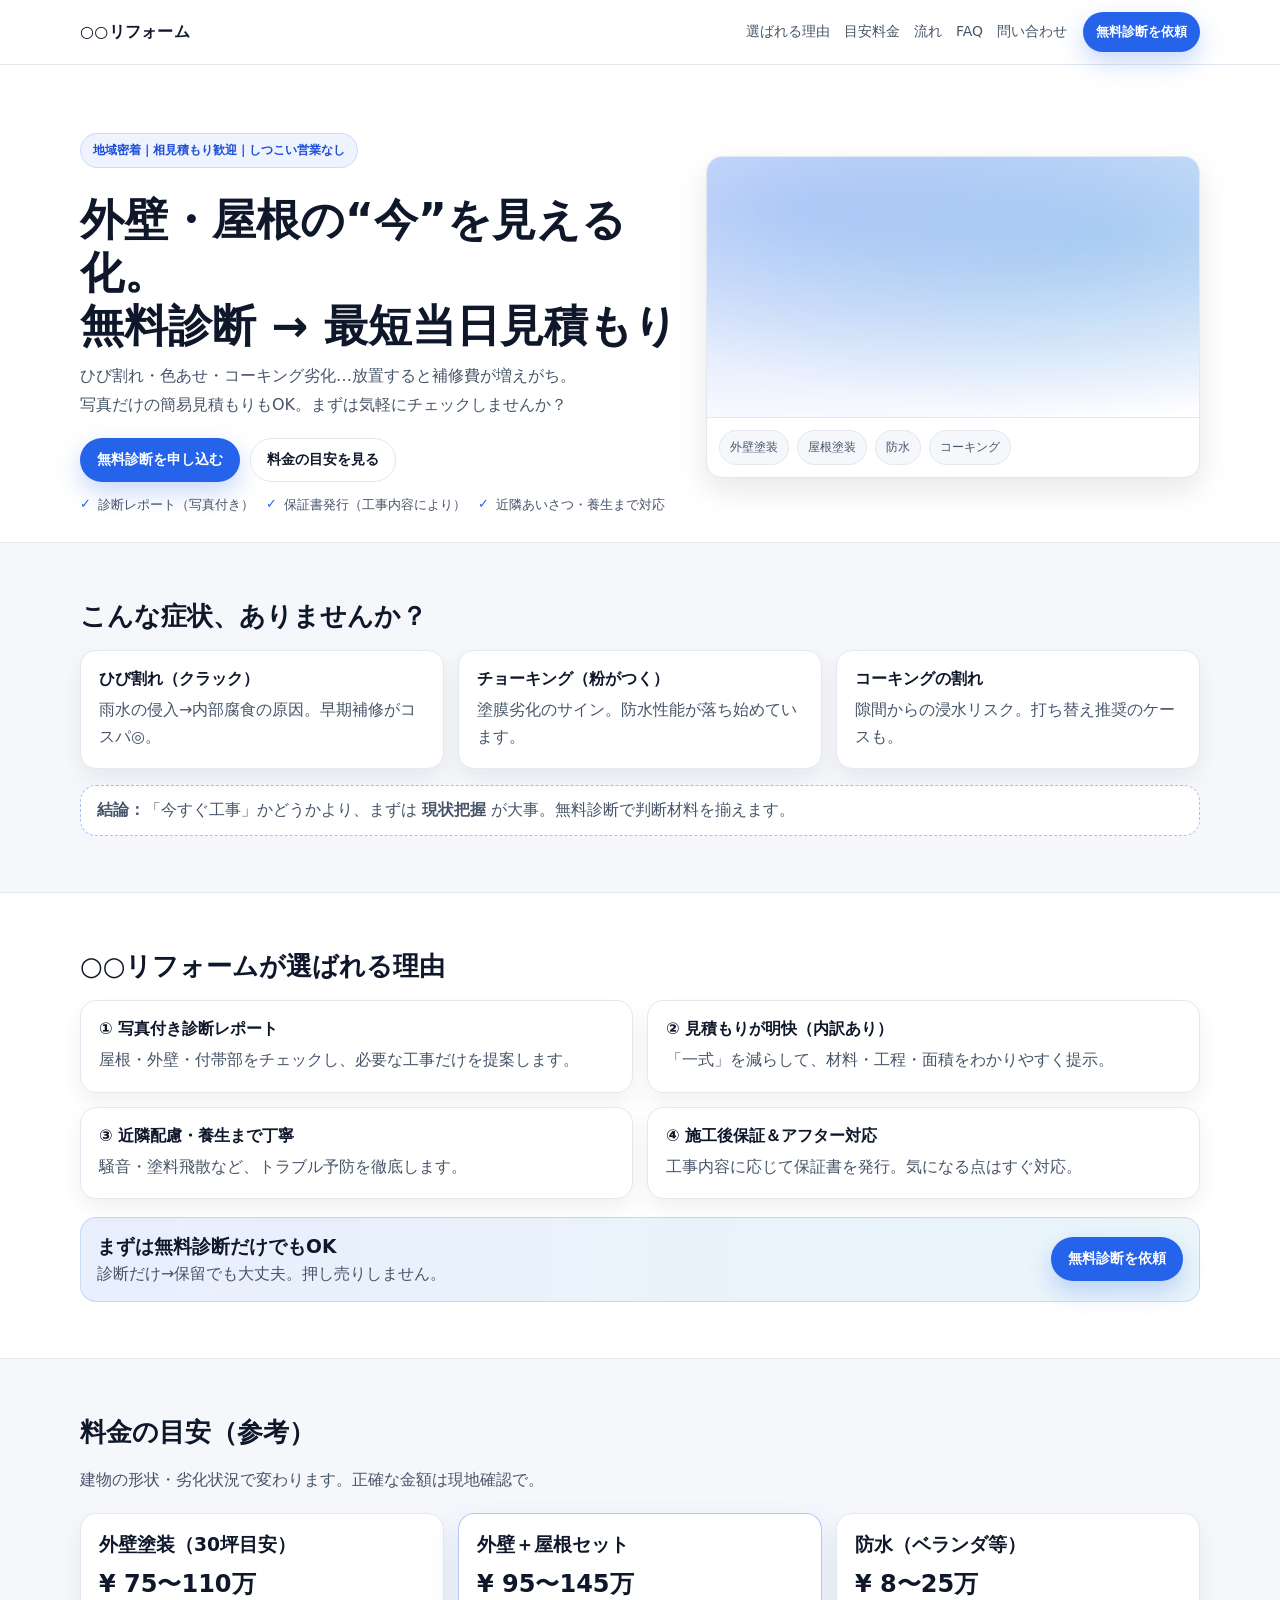
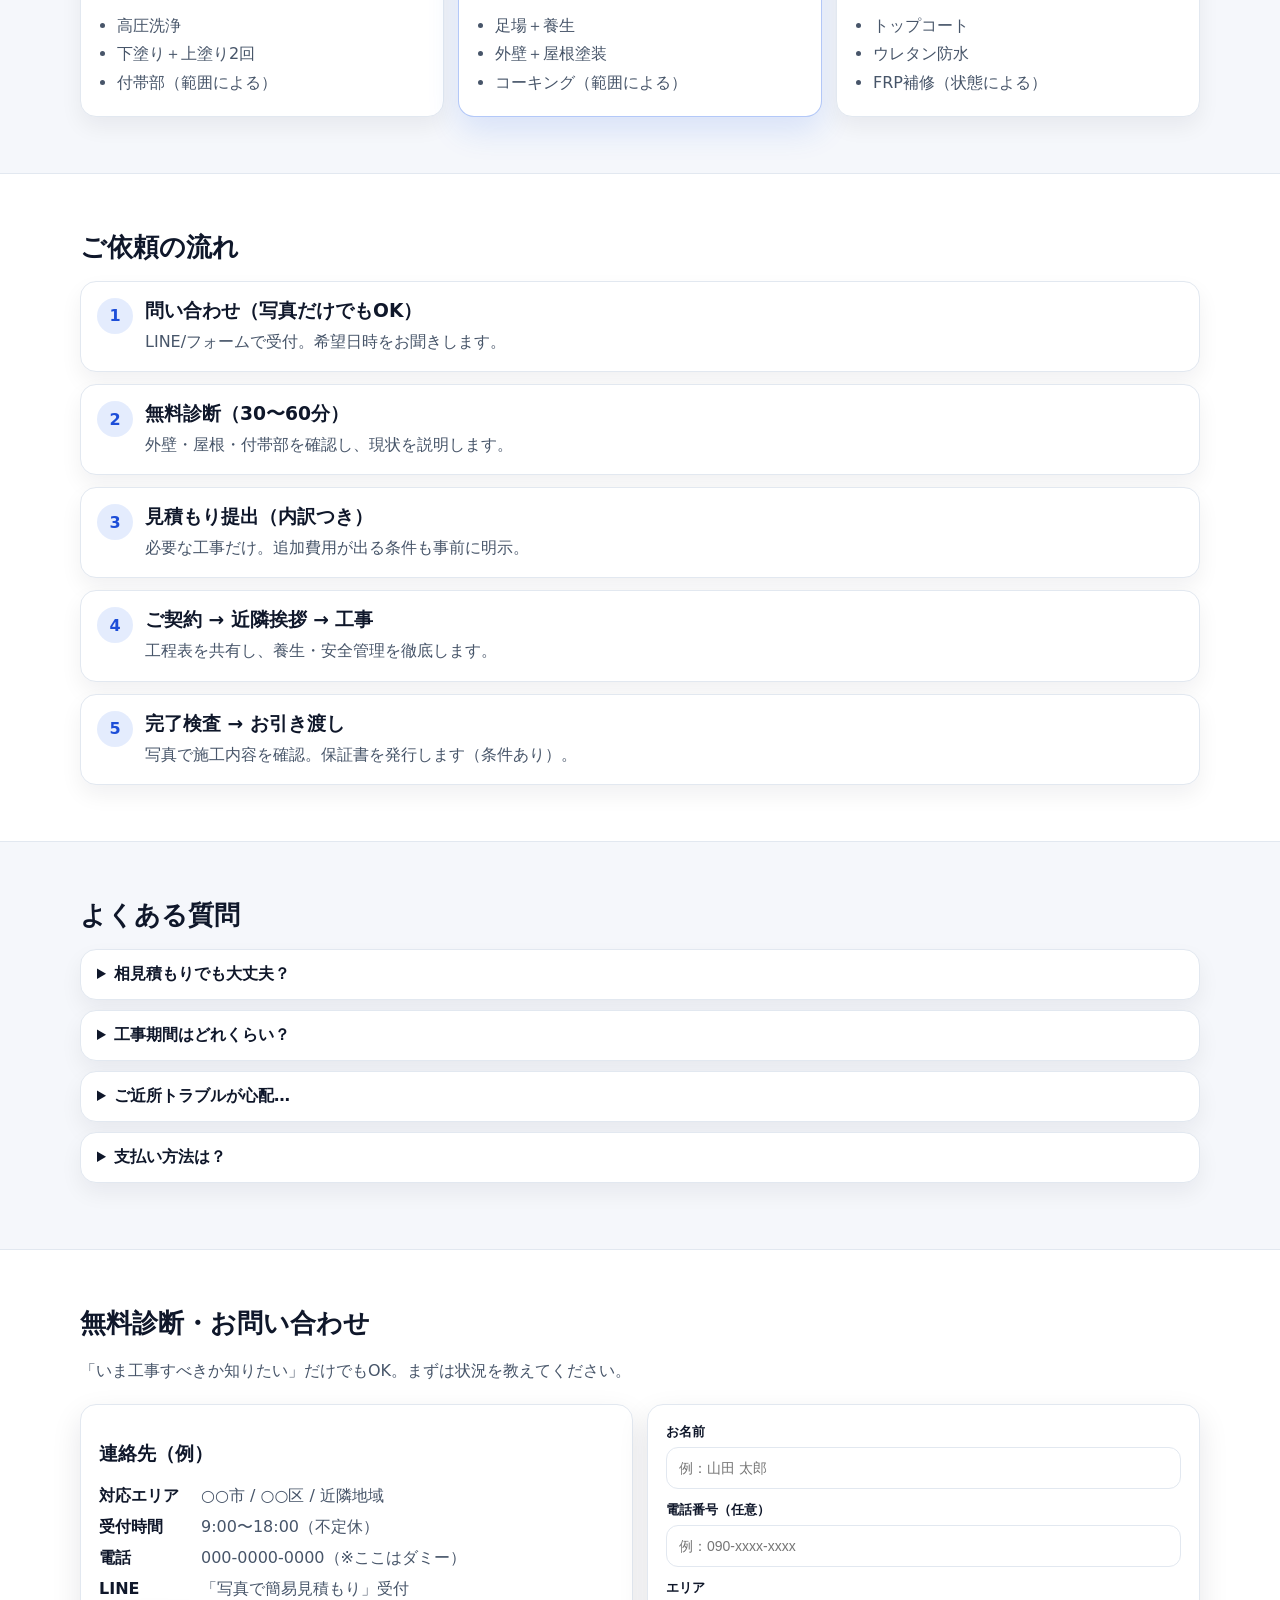
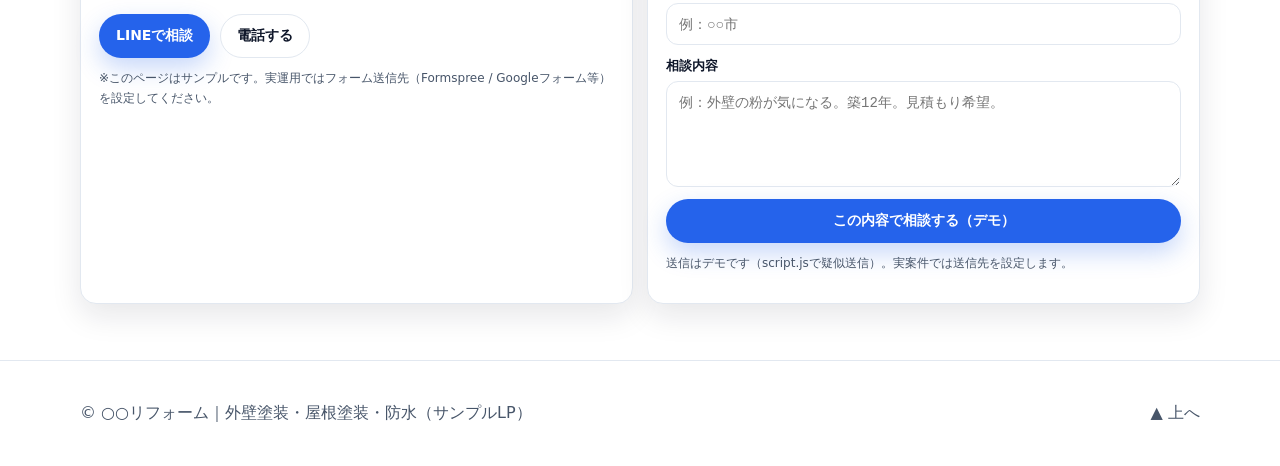
<file: renovation-01/index.html>
<!doctype html>
<html lang="ja">
<head>
  <meta charset="utf-8" />
  <meta name="viewport" content="width=device-width, initial-scale=1" />
  <title>外壁塗装・屋根塗装｜無料診断・最短当日見積もり</title>
  <meta name="description" content="外壁塗装・屋根塗装・防水の無料診断。相見積もり歓迎。写真で簡易見積もりもOK。しつこい営業なし。" />
  <link rel="stylesheet" href="./styles.css" />
</head>

<body>
  <header class="header">
    <div class="container header__inner">
      <a class="logo" href="#">○○リフォーム</a>

      <nav class="nav">
        <a href="#features">選ばれる理由</a>
        <a href="#plans">目安料金</a>
        <a href="#flow">流れ</a>
        <a href="#faq">FAQ</a>
        <a href="#contact">問い合わせ</a>
      </nav>

      <a class="btn btn--primary btn--sm" href="#contact">無料診断を依頼</a>
    </div>
  </header>

  <main>
    <!-- HERO -->
    <section class="hero">
      <div class="container hero__inner">
        <div class="hero__copy">
          <p class="pill">地域密着｜相見積もり歓迎｜しつこい営業なし</p>
          <h1 class="hero__title">外壁・屋根の“今”を見える化。<br>無料診断 → 最短当日見積もり</h1>
          <p class="hero__subtitle">
            ひび割れ・色あせ・コーキング劣化…放置すると補修費が増えがち。<br>
            写真だけの簡易見積もりもOK。まずは気軽にチェックしませんか？
          </p>

          <div class="hero__cta">
            <a class="btn btn--primary" href="#contact">無料診断を申し込む</a>
            <a class="btn btn--ghost" href="#plans">料金の目安を見る</a>
          </div>

          <ul class="checks">
            <li>診断レポート（写真付き）</li>
            <li>保証書発行（工事内容により）</li>
            <li>近隣あいさつ・養生まで対応</li>
          </ul>
        </div>

        <div class="hero__card" aria-hidden="true">
          <div class="hero__img"></div>
          <div class="hero__tags">
            <span>外壁塗装</span>
            <span>屋根塗装</span>
            <span>防水</span>
            <span>コーキング</span>
          </div>
        </div>
      </div>
    </section>

    <!-- PROBLEMS -->
    <section class="section section--muted">
      <div class="container">
        <h2 class="section__title">こんな症状、ありませんか？</h2>
        <div class="grid grid--3">
          <div class="card">
            <h3>ひび割れ（クラック）</h3>
            <p>雨水の侵入→内部腐食の原因。早期補修がコスパ◎。</p>
          </div>
          <div class="card">
            <h3>チョーキング（粉がつく）</h3>
            <p>塗膜劣化のサイン。防水性能が落ち始めています。</p>
          </div>
          <div class="card">
            <h3>コーキングの割れ</h3>
            <p>隙間からの浸水リスク。打ち替え推奨のケースも。</p>
          </div>
        </div>

        <div class="note">
          <strong>結論：</strong>「今すぐ工事」かどうかより、まずは <strong>現状把握</strong> が大事。無料診断で判断材料を揃えます。
        </div>
      </div>
    </section>

    <!-- FEATURES -->
    <section id="features" class="section">
      <div class="container">
        <h2 class="section__title">○○リフォームが選ばれる理由</h2>

        <div class="grid grid--2">
          <div class="feature">
            <h3>① 写真付き診断レポート</h3>
            <p>屋根・外壁・付帯部をチェックし、必要な工事だけを提案します。</p>
          </div>
          <div class="feature">
            <h3>② 見積もりが明快（内訳あり）</h3>
            <p>「一式」を減らして、材料・工程・面積をわかりやすく提示。</p>
          </div>
          <div class="feature">
            <h3>③ 近隣配慮・養生まで丁寧</h3>
            <p>騒音・塗料飛散など、トラブル予防を徹底します。</p>
          </div>
          <div class="feature">
            <h3>④ 施工後保証＆アフター対応</h3>
            <p>工事内容に応じて保証書を発行。気になる点はすぐ対応。</p>
          </div>
        </div>

        <div class="ctaBand">
          <div>
            <h3>まずは無料診断だけでもOK</h3>
            <p>診断だけ→保留でも大丈夫。押し売りしません。</p>
          </div>
          <a class="btn btn--primary" href="#contact">無料診断を依頼</a>
        </div>
      </div>
    </section>

    <!-- PLANS -->
    <section id="plans" class="section section--muted">
      <div class="container">
        <h2 class="section__title">料金の目安（参考）</h2>
        <p class="section__lead">建物の形状・劣化状況で変わります。正確な金額は現地確認で。</p>

        <div class="grid grid--3">
          <div class="price">
            <h3>外壁塗装（30坪目安）</h3>
            <p class="price__num">¥ 75〜110万</p>
            <ul>
              <li>高圧洗浄</li>
              <li>下塗り＋上塗り2回</li>
              <li>付帯部（範囲による）</li>
            </ul>
          </div>
          <div class="price price--accent">
            <h3>外壁＋屋根セット</h3>
            <p class="price__num">¥ 95〜145万</p>
            <ul>
              <li>足場＋養生</li>
              <li>外壁＋屋根塗装</li>
              <li>コーキング（範囲による）</li>
            </ul>
          </div>
          <div class="price">
            <h3>防水（ベランダ等）</h3>
            <p class="price__num">¥ 8〜25万</p>
            <ul>
              <li>トップコート</li>
              <li>ウレタン防水</li>
              <li>FRP補修（状態による）</li>
            </ul>
          </div>
        </div>
      </div>
    </section>

    <!-- FLOW -->
    <section id="flow" class="section">
      <div class="container">
        <h2 class="section__title">ご依頼の流れ</h2>

        <ol class="steps">
          <li>
            <span class="steps__n">1</span>
            <div>
              <h3>問い合わせ（写真だけでもOK）</h3>
              <p>LINE/フォームで受付。希望日時をお聞きします。</p>
            </div>
          </li>
          <li>
            <span class="steps__n">2</span>
            <div>
              <h3>無料診断（30〜60分）</h3>
              <p>外壁・屋根・付帯部を確認し、現状を説明します。</p>
            </div>
          </li>
          <li>
            <span class="steps__n">3</span>
            <div>
              <h3>見積もり提出（内訳つき）</h3>
              <p>必要な工事だけ。追加費用が出る条件も事前に明示。</p>
            </div>
          </li>
          <li>
            <span class="steps__n">4</span>
            <div>
              <h3>ご契約 → 近隣挨拶 → 工事</h3>
              <p>工程表を共有し、養生・安全管理を徹底します。</p>
            </div>
          </li>
          <li>
            <span class="steps__n">5</span>
            <div>
              <h3>完了検査 → お引き渡し</h3>
              <p>写真で施工内容を確認。保証書を発行します（条件あり）。</p>
            </div>
          </li>
        </ol>
      </div>
    </section>

    <!-- FAQ -->
    <section id="faq" class="section section--muted">
      <div class="container">
        <h2 class="section__title">よくある質問</h2>

        <div class="faq">
          <details>
            <summary>相見積もりでも大丈夫？</summary>
            <p>もちろんOKです。比較しやすいよう内訳をわかりやすく提示します。</p>
          </details>
          <details>
            <summary>工事期間はどれくらい？</summary>
            <p>目安は外壁のみで7〜10日、外壁＋屋根で10〜14日程度（天候で前後）。</p>
          </details>
          <details>
            <summary>ご近所トラブルが心配…</summary>
            <p>事前挨拶・養生・清掃を徹底します。騒音が出る作業日は事前に共有します。</p>
          </details>
          <details>
            <summary>支払い方法は？</summary>
            <p>銀行振込などに対応（例）。分割やローンは要相談として記載できます。</p>
          </details>
        </div>
      </div>
    </section>

    <!-- CONTACT -->
    <section id="contact" class="section">
      <div class="container">
        <h2 class="section__title">無料診断・お問い合わせ</h2>
        <p class="section__lead">「いま工事すべきか知りたい」だけでもOK。まずは状況を教えてください。</p>

        <div class="grid grid--2">
          <div class="contactCard">
            <h3>連絡先（例）</h3>
            <ul class="contactList">
              <li><span>対応エリア</span> ○○市 / ○○区 / 近隣地域</li>
              <li><span>受付時間</span> 9:00〜18:00（不定休）</li>
              <li><span>電話</span> 000-0000-0000（※ここはダミー）</li>
              <li><span>LINE</span> 「写真で簡易見積もり」受付</li>
            </ul>
            <div class="miniCta">
              <a class="btn btn--primary" href="#" onclick="alert('ここにLINEのURLを設定してね'); return false;">LINEで相談</a>
              <a class="btn btn--ghost" href="#" onclick="alert('ここに電話リンクを設定してね'); return false;">電話する</a>
            </div>
            <p class="tiny">※このページはサンプルです。実運用ではフォーム送信先（Formspree / Googleフォーム等）を設定してください。</p>
          </div>

          <form class="form" id="inquiryForm">
            <div class="field">
              <label for="name">お名前</label>
              <input id="name" name="name" type="text" placeholder="例：山田 太郎" required />
            </div>
            <div class="field">
              <label for="tel">電話番号（任意）</label>
              <input id="tel" name="tel" type="tel" placeholder="例：090-xxxx-xxxx" />
            </div>
            <div class="field">
              <label for="area">エリア</label>
              <input id="area" name="area" type="text" placeholder="例：○○市" required />
            </div>
            <div class="field">
              <label for="msg">相談内容</label>
              <textarea id="msg" name="msg" rows="5" placeholder="例：外壁の粉が気になる。築12年。見積もり希望。" required></textarea>
            </div>
            <button class="btn btn--primary btn--block" type="submit">この内容で相談する（デモ）</button>
            <p class="tiny">送信はデモです（script.jsで疑似送信）。実案件では送信先を設定します。</p>
          </form>
        </div>
      </div>
    </section>

    <footer class="footer">
      <div class="container footer__inner">
        <p>© ○○リフォーム｜外壁塗装・屋根塗装・防水（サンプルLP）</p>
        <a href="#top" class="toTop">▲ 上へ</a>
      </div>
    </footer>
  </main>

  <script src="./script.js"></script>
</body>
</html>
</file>
<file: renovation-01/styles.css>
:root{
  --bg:#ffffff;
  --muted:#f5f7fb;
  --text:#0f172a;
  --sub:#475569;
  --line:#e2e8f0;
  --primary:#2563eb; /* ここ変えるだけで別業種っぽくなる */
  --primary2:#1d4ed8;
  --shadow: 0 12px 30px rgba(15, 23, 42, 0.10);
  --radius:16px;
}

*{box-sizing:border-box}
html,body{margin:0;padding:0;font-family: system-ui, -apple-system, "Segoe UI", Roboto, "Noto Sans JP", sans-serif;color:var(--text);background:var(--bg)}
a{color:inherit;text-decoration:none}
.container{width:min(1120px, 92%);margin:0 auto}

.header{
  position:sticky; top:0; z-index:50;
  background:rgba(255,255,255,0.9);
  backdrop-filter:saturate(180%) blur(10px);
  border-bottom:1px solid var(--line);
}
.header__inner{display:flex;align-items:center;gap:16px;padding:12px 0}
.logo{font-weight:800;letter-spacing:0.3px}
.nav{display:none;gap:14px;margin-left:auto;color:var(--sub);font-size:14px}
.nav a:hover{color:var(--text)}
@media (min-width: 900px){
  .nav{display:flex}
}
.btn{
  display:inline-flex; align-items:center; justify-content:center;
  padding:12px 16px; border-radius:999px; border:1px solid transparent;
  font-weight:700; font-size:14px; gap:8px;
}
.btn--sm{padding:10px 12px;font-size:13px}
.btn--primary{background:var(--primary); color:#fff; box-shadow: 0 10px 24px rgba(37, 99, 235, 0.25)}
.btn--primary:hover{background:var(--primary2)}
.btn--ghost{background:#fff;border:1px solid var(--line);color:var(--text)}
.btn--ghost:hover{border-color:#cbd5e1}
.btn--block{width:100%}

.hero{padding:56px 0 28px}
.hero__inner{display:grid;grid-template-columns: 1fr; gap:22px; align-items:center}
@media (min-width: 900px){
  .hero__inner{grid-template-columns: 1.1fr 0.9fr}
}
.pill{
  display:inline-flex; align-items:center; gap:8px;
  font-size:12px; font-weight:700; color:var(--primary2);
  background:rgba(37,99,235,0.08);
  border:1px solid rgba(37,99,235,0.16);
  padding:8px 12px; border-radius:999px;
}
.hero__title{font-size:34px; line-height:1.2; margin:14px 0 10px}
@media (min-width: 900px){
  .hero__title{font-size:44px}
}
.hero__subtitle{color:var(--sub); line-height:1.8; margin:0 0 18px}
.hero__cta{display:flex; gap:10px; flex-wrap:wrap; margin:10px 0 10px}

.checks{
  margin:14px 0 0; padding:0; list-style:none;
  display:flex; gap:12px; flex-wrap:wrap; color:var(--sub); font-size:13px
}
.checks li{
  padding-left:18px; position:relative
}
.checks li:before{
  content:"✓"; position:absolute; left:0; top:0; color:var(--primary); font-weight:900
}

.hero__card{
  background:#fff; border:1px solid var(--line); border-radius:var(--radius);
  box-shadow:var(--shadow); overflow:hidden
}
.hero__img{
  height:260px;
  background: radial-gradient(1200px 400px at 20% 20%, rgba(37,99,235,0.25), transparent 60%),
              radial-gradient(900px 300px at 80% 30%, rgba(2,132,199,0.22), transparent 60%),
              linear-gradient(180deg, #eef2ff, #ffffff);
}
.hero__tags{
  display:flex; gap:8px; flex-wrap:wrap; padding:12px;
  border-top:1px solid var(--line)
}
.hero__tags span{
  font-size:12px; color:var(--sub);
  background:var(--muted); border:1px solid var(--line);
  padding:8px 10px; border-radius:999px
}

.section{padding:56px 0}
.section--muted{background:var(--muted); border-top:1px solid var(--line); border-bottom:1px solid var(--line)}
.section__title{font-size:26px;margin:0 0 16px}
.section__lead{color:var(--sub);margin:0 0 18px; line-height:1.8}

.grid{display:grid;gap:14px}
.grid--2{grid-template-columns:1fr}
.grid--3{grid-template-columns:1fr}
@media (min-width: 900px){
  .grid--2{grid-template-columns:1fr 1fr}
  .grid--3{grid-template-columns:1fr 1fr 1fr}
}

.card{
  background:#fff; border:1px solid var(--line); border-radius:var(--radius);
  padding:18px; box-shadow: 0 10px 22px rgba(15,23,42,0.06)
}
.card h3{margin:0 0 6px;font-size:16px}
.card p{margin:0;color:var(--sub);line-height:1.7}

.note{
  margin-top:16px;
  background:#fff; border:1px dashed rgba(37,99,235,0.4);
  border-radius:var(--radius); padding:14px 16px; color:var(--sub)
}

.feature{
  background:#fff; border:1px solid var(--line); border-radius:var(--radius);
  padding:18px; box-shadow: 0 10px 22px rgba(15,23,42,0.06)
}
.feature h3{margin:0 0 6px;font-size:16px}
.feature p{margin:0;color:var(--sub);line-height:1.7}

.ctaBand{
  margin-top:18px;
  display:flex; align-items:center; justify-content:space-between; gap:12px; flex-wrap:wrap;
  background:linear-gradient(90deg, rgba(37,99,235,0.10), rgba(2,132,199,0.08));
  border:1px solid rgba(37,99,235,0.18);
  border-radius:var(--radius);
  padding:16px;
}
.ctaBand h3{margin:0 0 4px}
.ctaBand p{margin:0;color:var(--sub)}

.price{
  background:#fff; border:1px solid var(--line); border-radius:var(--radius);
  padding:18px; box-shadow: 0 10px 22px rgba(15,23,42,0.06)
}
.price--accent{
  border-color: rgba(37,99,235,0.35);
  box-shadow: 0 14px 32px rgba(37,99,235,0.14)
}
.price h3{margin:0 0 10px}
.price__num{font-size:24px; font-weight:900; margin:0 0 12px}
.price ul{margin:0; padding-left:18px; color:var(--sub); line-height:1.8}

.steps{list-style:none;margin:0;padding:0;display:grid;gap:12px}
.steps li{
  display:flex; gap:12px; background:#fff; border:1px solid var(--line);
  border-radius:var(--radius); padding:16px; box-shadow: 0 10px 22px rgba(15,23,42,0.06)
}
.steps__n{
  width:36px;height:36px;border-radius:999px;
  background:rgba(37,99,235,0.12); color:var(--primary2); font-weight:900;
  display:flex; align-items:center; justify-content:center; flex:0 0 auto
}
.steps h3{margin:0 0 4px}
.steps p{margin:0;color:var(--sub);line-height:1.7}

.faq details{
  background:#fff;border:1px solid var(--line); border-radius:var(--radius);
  padding:14px 16px; box-shadow: 0 10px 22px rgba(15,23,42,0.06);
  margin-bottom:10px
}
.faq summary{cursor:pointer;font-weight:800}
.faq p{color:var(--sub);line-height:1.8;margin:10px 0 0}

.contactCard{
  background:#fff;border:1px solid var(--line); border-radius:var(--radius);
  padding:18px; box-shadow:var(--shadow)
}
.contactList{list-style:none;margin:12px 0 0;padding:0;display:grid;gap:10px;color:var(--sub)}
.contactList li{display:grid;grid-template-columns: 92px 1fr;gap:10px}
.contactList span{color:var(--text);font-weight:800}
.miniCta{display:flex;gap:10px;flex-wrap:wrap;margin-top:14px}
.tiny{font-size:12px;color:var(--sub);line-height:1.7;margin-top:10px}

.form{
  background:#fff;border:1px solid var(--line); border-radius:var(--radius);
  padding:18px; box-shadow:var(--shadow)
}
.field{display:grid;gap:6px;margin-bottom:12px}
label{font-weight:800;font-size:13px}
input,textarea{
  width:100%;
  padding:12px 12px;
  border-radius:12px;
  border:1px solid var(--line);
  outline:none;
  font-size:14px;
}
input:focus,textarea:focus{border-color:rgba(37,99,235,0.5); box-shadow: 0 0 0 4px rgba(37,99,235,0.10)}

.footer{padding:26px 0; border-top:1px solid var(--line); color:var(--sub)}
.footer__inner{display:flex;align-items:center;justify-content:space-between;gap:10px;flex-wrap:wrap}
.toTop{color:var(--sub)}
.toTop:hover{color:var(--text)}
</file>
